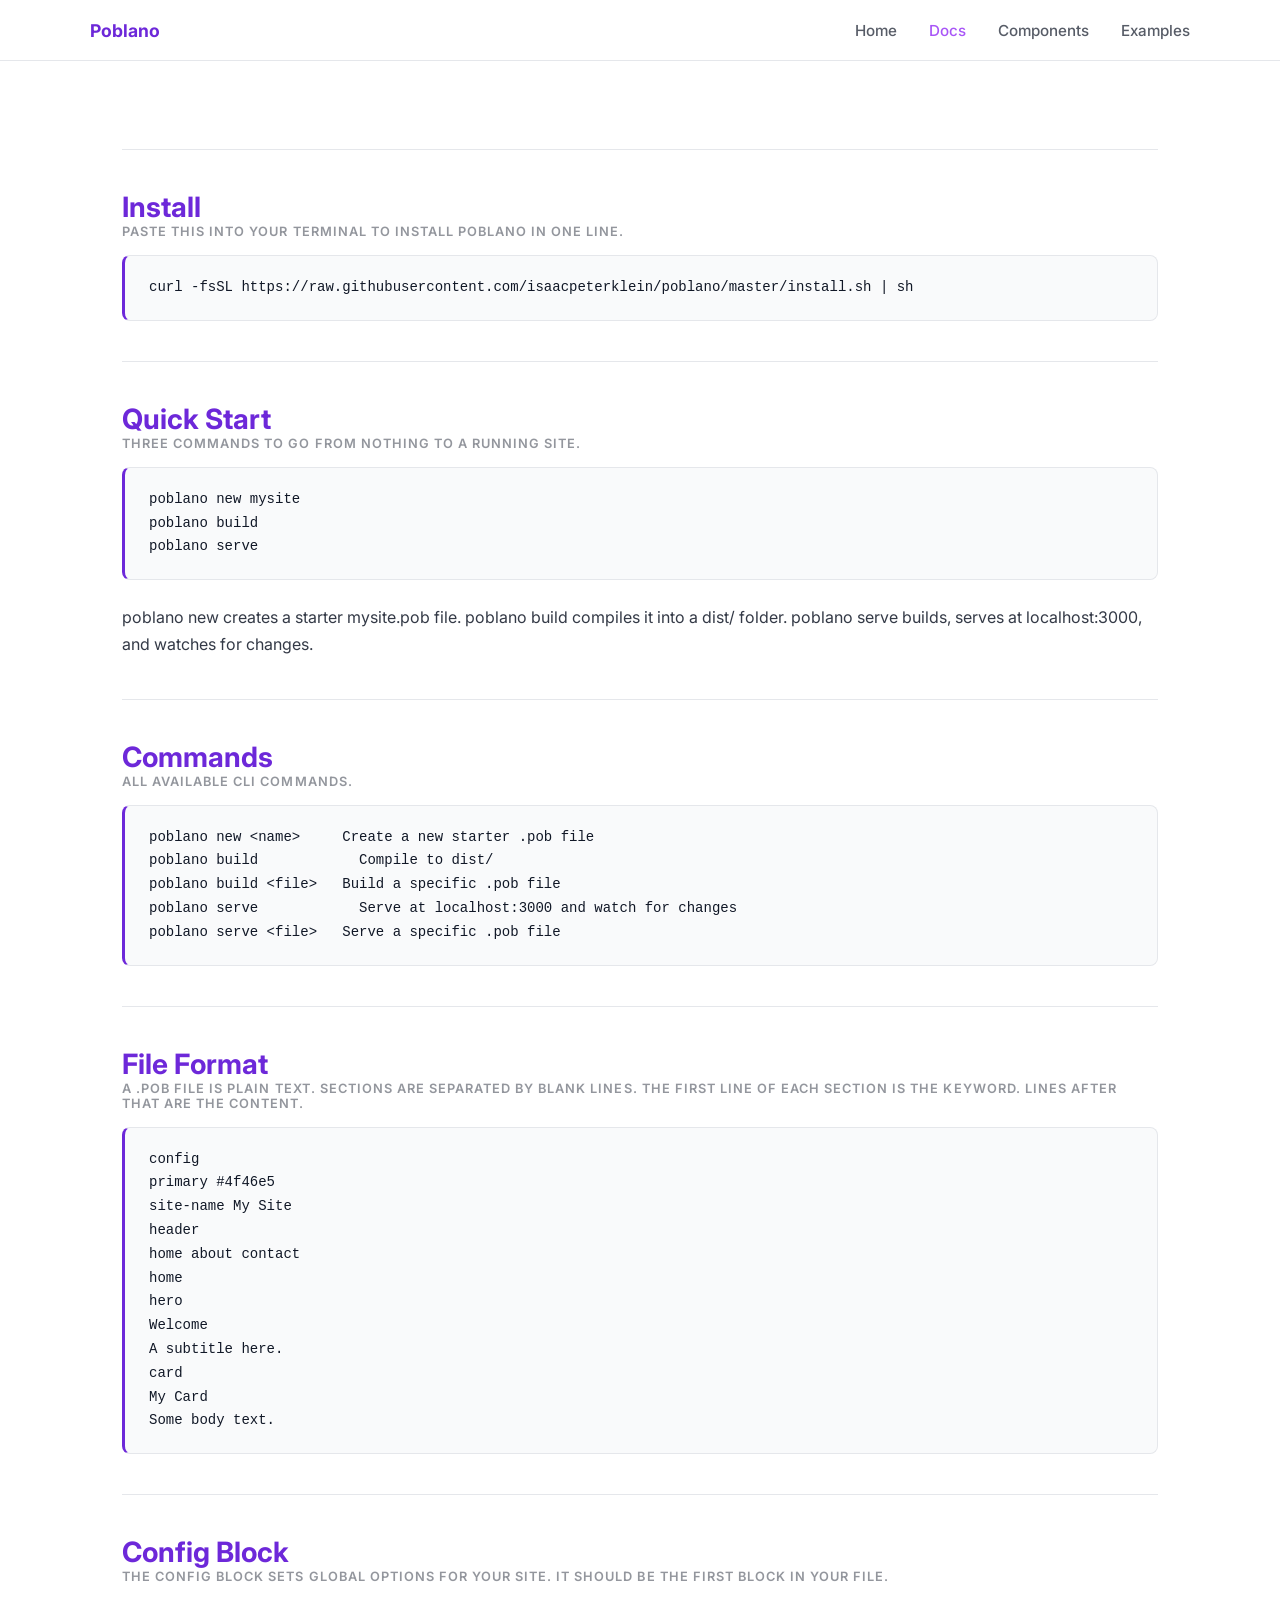
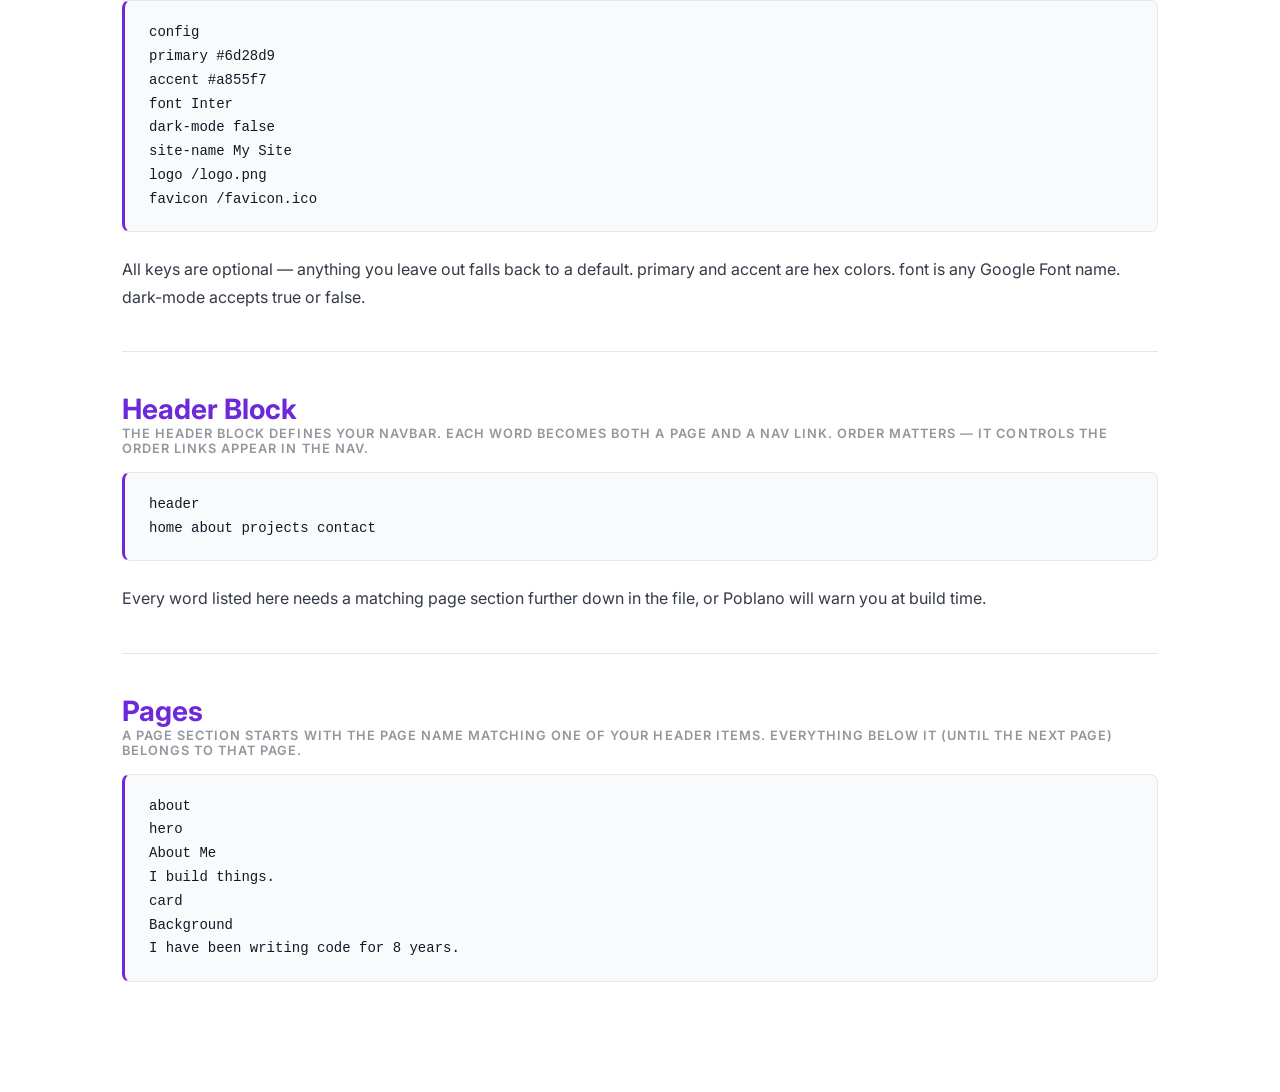
<file: public/docs.html>
<!DOCTYPE html>
<html lang="en" class="">
<head>
  <meta charset="UTF-8" />
  <meta name="viewport" content="width=device-width, initial-scale=1.0" />
  <title>Docs - Poblano</title>
  <link rel="preconnect" href="https://fonts.googleapis.com" />
  <link href="https://fonts.googleapis.com/css2?family=Inter:wght@400;600;700&display=swap" rel="stylesheet" />
  <link rel="stylesheet" href="styles.css" />
  <link rel="icon" href="https://fav.farm/🌶️" />
</head>
<body>
<nav class="navbar">
  <div class="nav-inner">
    <span class="nav-brand">Poblano</span>
    <a href="index.html" class="nav-link">Home</a>
    <a href="docs.html" class="nav-link active">Docs</a>
    <a href="components.html" class="nav-link">Components</a>
    <a href="examples.html" class="nav-link">Examples</a>
  </div>
</nav>
<main class="main">
<hr class="divider" />
<div class="heading"><h2 class="heading-title">Install</h2><p class="heading-sub">Paste this into your terminal to install Poblano in one line.</p></div>
<pre class="code-block"><code>curl -fsSL https://raw.githubusercontent.com/isaacpeterklein/poblano/master/install.sh | sh</code></pre>
<hr class="divider" />
<div class="heading"><h2 class="heading-title">Quick Start</h2><p class="heading-sub">Three commands to go from nothing to a running site.</p></div>
<pre class="code-block"><code>poblano new mysite
poblano build
poblano serve</code></pre>
<p class="text-block">poblano new creates a starter mysite.pob file. poblano build compiles it into a dist/ folder. poblano serve builds, serves at localhost:3000, and watches for changes.</p>
<hr class="divider" />
<div class="heading"><h2 class="heading-title">Commands</h2><p class="heading-sub">All available CLI commands.</p></div>
<pre class="code-block"><code>poblano new &lt;name&gt;     Create a new starter .pob file
poblano build            Compile to dist/
poblano build &lt;file&gt;   Build a specific .pob file
poblano serve            Serve at localhost:3000 and watch for changes
poblano serve &lt;file&gt;   Serve a specific .pob file</code></pre>
<hr class="divider" />
<div class="heading"><h2 class="heading-title">File Format</h2><p class="heading-sub">A .pob file is plain text. Sections are separated by blank lines. The first line of each section is the keyword. Lines after that are the content.</p></div>
<pre class="code-block"><code>config
primary #4f46e5
site-name My Site
header
home about contact
home
hero
Welcome
A subtitle here.
card
My Card
Some body text.</code></pre>
<hr class="divider" />
<div class="heading"><h2 class="heading-title">Config Block</h2><p class="heading-sub">The config block sets global options for your site. It should be the first block in your file.</p></div>
<pre class="code-block"><code>config
primary #6d28d9
accent #a855f7
font Inter
dark-mode false
site-name My Site
logo /logo.png
favicon /favicon.ico</code></pre>
<p class="text-block">All keys are optional — anything you leave out falls back to a default. primary and accent are hex colors. font is any Google Font name. dark-mode accepts true or false.</p>
<hr class="divider" />
<div class="heading"><h2 class="heading-title">Header Block</h2><p class="heading-sub">The header block defines your navbar. Each word becomes both a page and a nav link. Order matters — it controls the order links appear in the nav.</p></div>
<pre class="code-block"><code>header
home about projects contact</code></pre>
<p class="text-block">Every word listed here needs a matching page section further down in the file, or Poblano will warn you at build time.</p>
<hr class="divider" />
<div class="heading"><h2 class="heading-title">Pages</h2><p class="heading-sub">A page section starts with the page name matching one of your header items. Everything below it (until the next page) belongs to that page.</p></div>
<pre class="code-block"><code>about
hero
About Me
I build things.
card
Background
I have been writing code for 8 years.</code></pre>
</main>
</body>
</html>
</file>
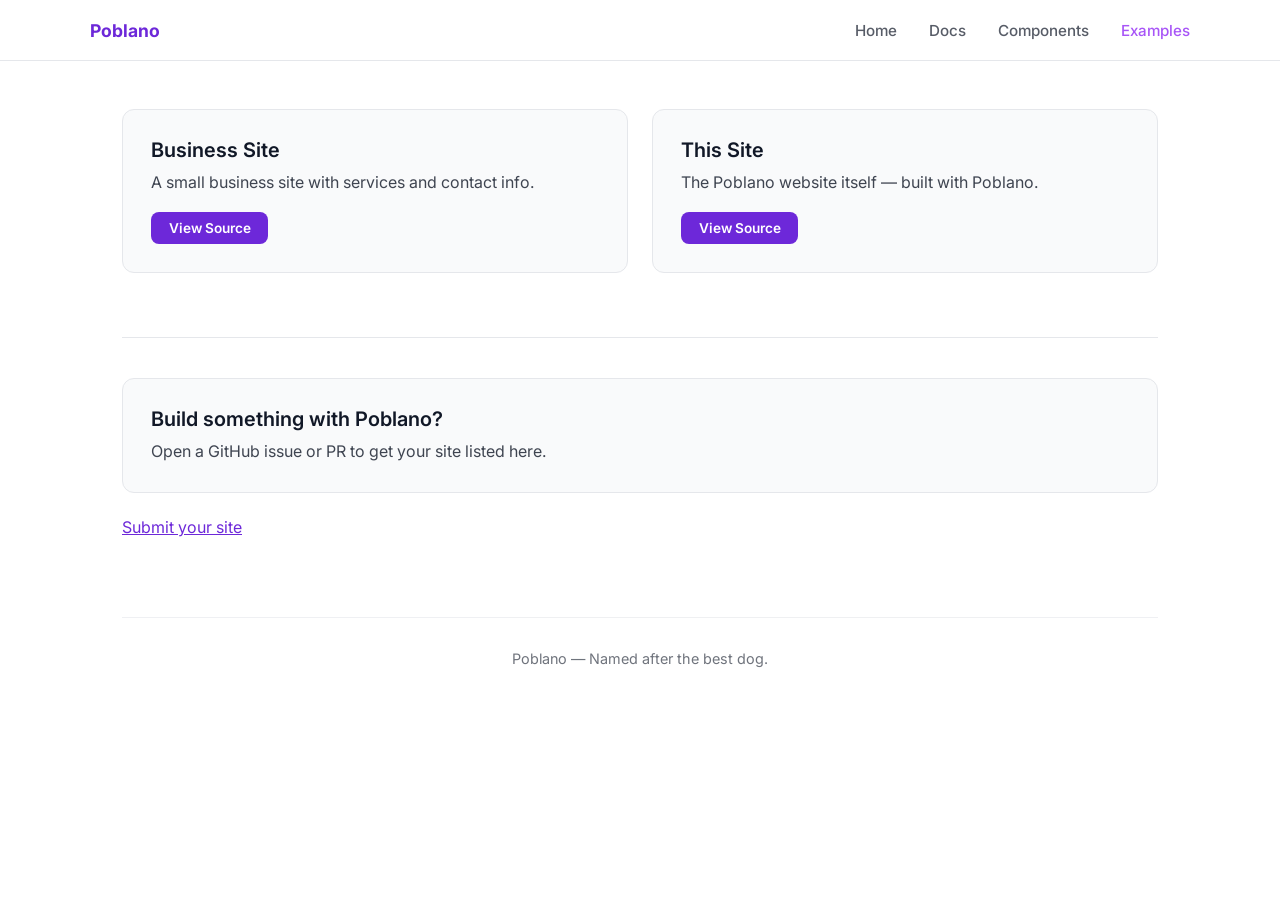
<file: public/examples.html>
<!DOCTYPE html>
<html lang="en" class="">
<head>
  <meta charset="UTF-8" />
  <meta name="viewport" content="width=device-width, initial-scale=1.0" />
  <title>Examples - Poblano</title>
  <link rel="preconnect" href="https://fonts.googleapis.com" />
  <link href="https://fonts.googleapis.com/css2?family=Inter:wght@400;600;700&display=swap" rel="stylesheet" />
  <link rel="stylesheet" href="styles.css" />
  <link rel="icon" href="https://fav.farm/🌶️" />
</head>
<body>
<nav class="navbar">
  <div class="nav-inner">
    <span class="nav-brand">Poblano</span>
    <a href="index.html" class="nav-link">Home</a>
    <a href="docs.html" class="nav-link">Docs</a>
    <a href="components.html" class="nav-link">Components</a>
    <a href="examples.html" class="nav-link active">Examples</a>
  </div>
</nav>
<main class="main">
<div class="grid">
  <div class="card">
  <h2>Business Site</h2>
  <p>A small business site with services and contact info.</p>
  <a href="https://github.com/isaacpeterklein/poblano" class="btn card-btn">View Source</a>
</div>
  <div class="card">
  <h2>This Site</h2>
  <p>The Poblano website itself — built with Poblano.</p>
  <a href="https://github.com/isaacpeterklein/poblano" class="btn card-btn">View Source</a>
</div>
</div>
<hr class="divider" />
<div class="card">
  <h2>Build something with Poblano?</h2>
  <p>Open a GitHub issue or PR to get your site listed here.</p>
</div>
<a href="https://github.com/isaacpeterklein/poblano/issues" class="link">Submit your site</a>
<footer>Poblano — Named after the best dog.</footer>
</main>
</body>
</html>
</file>
<file: public/styles.css>
*, *::before, *::after { box-sizing: border-box; margin: 0; padding: 0; }

:root {
  --primary: #6d28d9;
  --accent: #a855f7;
  --bg: #ffffff;
  --text: #111827;
  --nav-bg: #ffffff;
  --card-bg: #f9fafb;
  --border: #e5e7eb;
  --font: 'Inter', sans-serif;
}

body {
  font-family: var(--font);
  background: var(--bg);
  color: var(--text);
  min-height: 100vh;
}

.navbar {
  background: var(--nav-bg);
  border-bottom: 1px solid var(--border);
  padding: 0 2rem;
  position: sticky;
  top: 0;
  z-index: 100;
}

.nav-inner {
  max-width: 1100px;
  margin: 0 auto;
  display: flex;
  gap: 2rem;
  align-items: center;
  height: 60px;
}

.nav-link {
  text-decoration: none;
  color: var(--text);
  font-weight: 500;
  font-size: 0.95rem;
  opacity: 0.7;
  transition: opacity 0.15s;
}

.nav-link:hover, .nav-link.active {
  opacity: 1;
  color: var(--accent);
}

.nav-brand {
  font-weight: 700;
  font-size: 1.1rem;
  margin-right: auto;
  color: var(--primary);
}

.nav-logo {
  margin-right: auto;
  display: flex;
  align-items: center;
}

.nav-logo img {
  height: 32px;
  width: auto;
}

.main {
  max-width: 1100px;
  margin: 0 auto;
  padding: 3rem 2rem;
}

.hero {
  padding: 5rem 0 3rem;
  text-align: center;
}

.hero h1 {
  font-size: 3rem;
  font-weight: 700;
  margin-bottom: 1rem;
  color: var(--primary);
}

.hero p {
  font-size: 1.25rem;
  opacity: 0.75;
}

.card {
  background: var(--card-bg);
  border: 1px solid var(--border);
  border-radius: 12px;
  padding: 1.75rem;
  margin-bottom: 1.5rem;
}

.card h2 {
  font-size: 1.25rem;
  font-weight: 600;
  margin-bottom: 0.5rem;
}

.card p {
  opacity: 0.8;
  line-height: 1.6;
}

.grid {
  display: grid;
  grid-template-columns: repeat(auto-fit, minmax(280px, 1fr));
  gap: 1.5rem;
  margin-bottom: 1.5rem;
}

.text-block {
  margin-bottom: 1.5rem;
  line-height: 1.7;
  opacity: 0.85;
}

.btn {
  display: inline-block;
  background: var(--primary);
  color: #fff;
  padding: 0.65rem 1.5rem;
  border-radius: 8px;
  text-decoration: none;
  font-weight: 600;
  border: none;
  cursor: pointer;
  font-size: 0.95rem;
  margin-bottom: 1.5rem;
  transition: opacity 0.15s;
}

.btn:hover { opacity: 0.85; }

.link {
  color: var(--primary);
  text-decoration: underline;
  margin-bottom: 1rem;
  display: inline-block;
}

.site-image {
  max-width: 100%;
  border-radius: 10px;
  margin-bottom: 1.5rem;
}

footer {
  border-top: 1px solid var(--border);
  text-align: center;
  padding: 2rem;
  margin-top: 4rem;
  opacity: 0.6;
  font-size: 0.9rem;
}

.card-btn {
  margin-top: 1rem;
  margin-bottom: 0;
  font-size: 0.85rem;
  padding: 0.5rem 1.1rem;
}

.gallery {
  display: grid;
  grid-template-columns: repeat(auto-fit, minmax(220px, 1fr));
  gap: 1rem;
  margin-bottom: 1.5rem;
}

.gallery-img {
  width: 100%;
  height: 220px;
  object-fit: cover;
  border-radius: 10px;
  display: block;
}

.divider {
  border: none;
  border-top: 1px solid var(--border);
  margin: 2.5rem 0;
}

.code-block {
  background: var(--card-bg);
  border: 1px solid var(--border);
  border-left: 3px solid var(--primary);
  border-radius: 8px;
  padding: 1.25rem 1.5rem;
  margin-bottom: 1.5rem;
  overflow-x: auto;
  font-family: 'Fira Code', 'Courier New', monospace;
  font-size: 0.875rem;
  line-height: 1.7;
  white-space: pre;
}

.example-box {
  border: 1px dashed var(--border);
  border-radius: 10px;
  padding: 1.5rem;
  margin-bottom: 1.5rem;
}

.example-box .hero {
  padding: 2rem 0 1rem;
}

.comp-label {
  font-size: 0.75rem;
  font-weight: 600;
  letter-spacing: 0.08em;
  text-transform: uppercase;
  opacity: 0.45;
  margin-bottom: 0.5rem;
}

.heading {
  margin-bottom: 1rem;
}

.heading-title {
  font-size: 1.75rem;
  font-weight: 700;
  color: var(--primary);
}

.heading-sub {
  font-size: 0.8rem;
  font-weight: 600;
  letter-spacing: 0.08em;
  text-transform: uppercase;
  opacity: 0.45;
  margin-bottom: 0.25rem;
}
</file>
